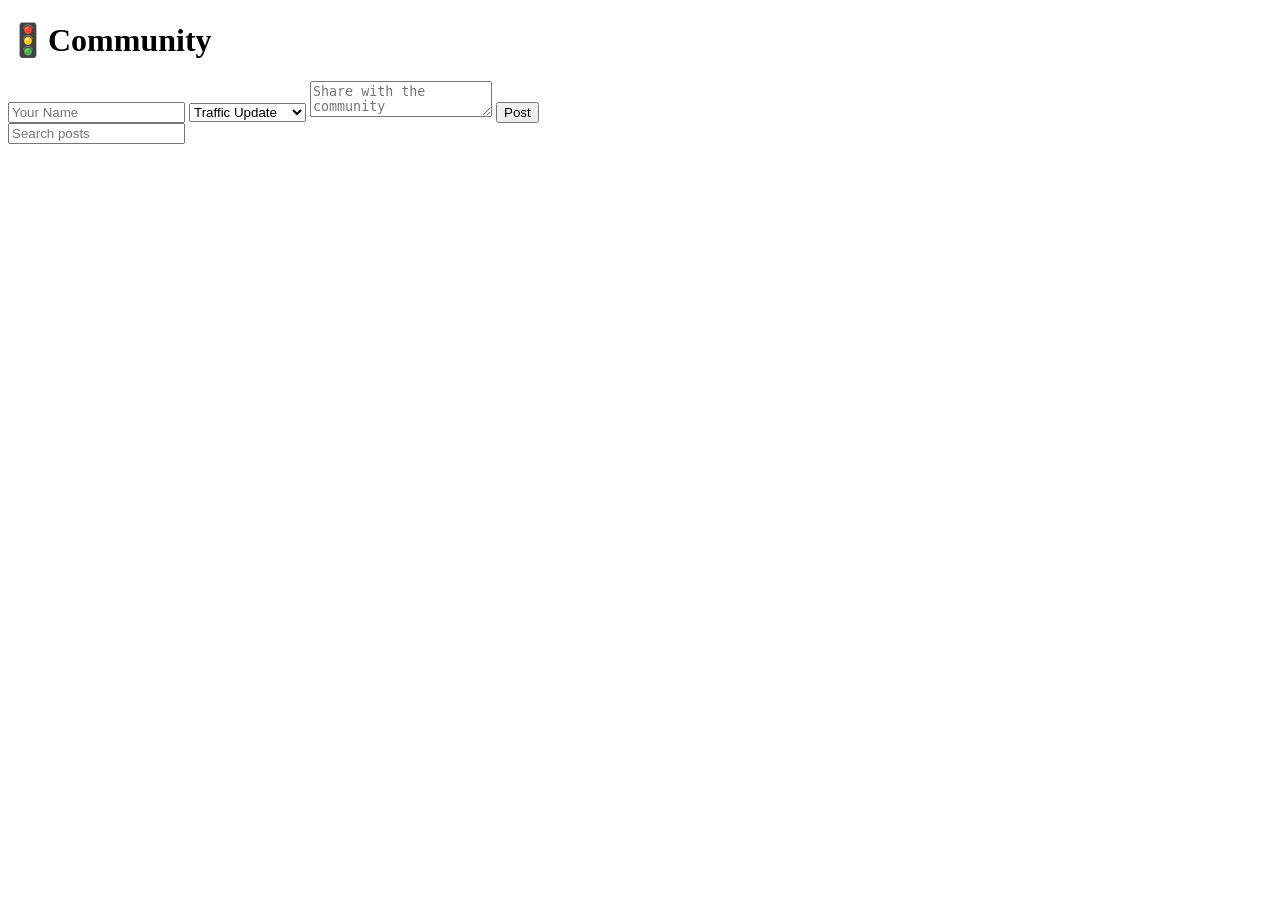
<file: Community.html>
<!DOCTYPE html>
<html lang="en">
<head>
<meta charset="UTF-8">
<meta name="viewport" content="width=device-width, initial-scale=1.0">

<title>SaloneDrive Community</title>

<link rel="stylesheet" href="index.html">
<header>
  <h1>🚦Community</h1>
</header>

<section class="create-post">

<input
type="text"
id="username"
placeholder="Your Name">

<select id="category">

<option>Traffic Update</option>

<option>Accident Report</option>

<option>Road Condition</option>

<option>Question</option>

<option>News</option>

</select>

<textarea
id="message"
placeholder="Share with the community">
</textarea>

<button id="postBtn">
Post
</button>

</section>

<section>

<input
type="text"
id="searchInput"
placeholder="Search posts">

</section>

<section id="posts">

</section>
</file>
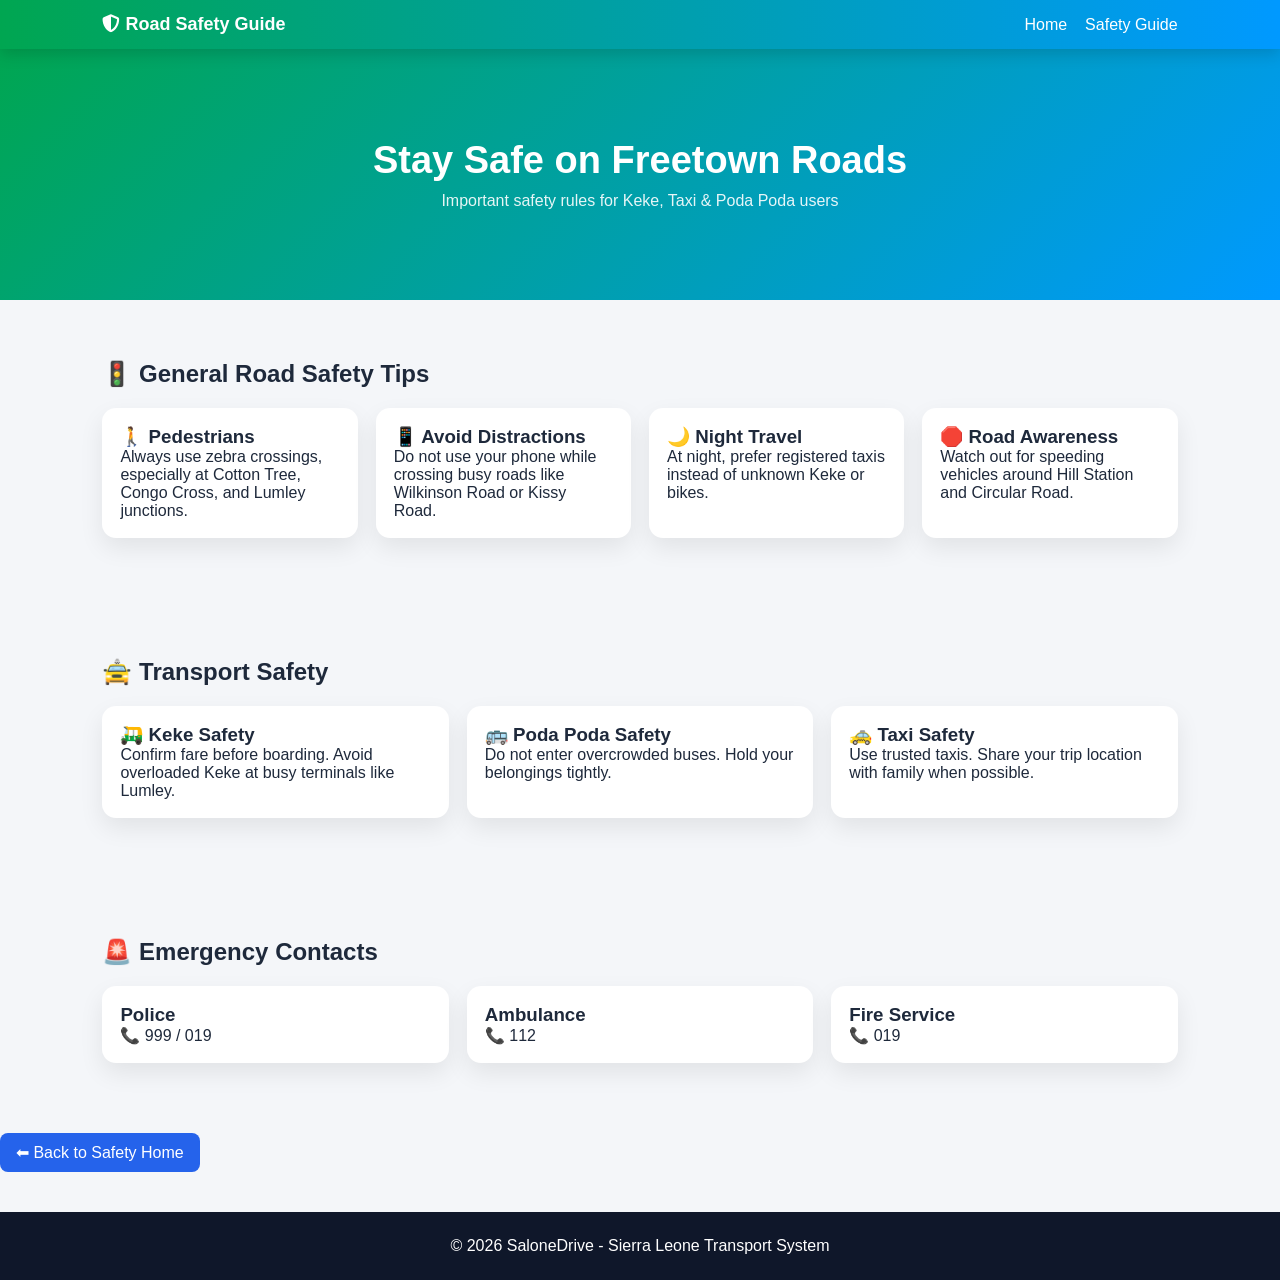
<file: Safetyguide.html>
<!DOCTYPE html>
<html lang="en">
<head>
<meta charset="UTF-8">
<meta name="viewport" content="width=device-width, initial-scale=1.0">
<title>Road Safety Guide - SaloneDrive</title>

<link rel="stylesheet" href="index.css">
<link rel="stylesheet" href="https://cdnjs.cloudflare.com/ajax/libs/font-awesome/6.5.1/css/all.min.css">
</head>

<body>

<!-- NAVBAR -->
<nav class="navbar">
  <div class="logo">
    <i class="fas fa-shield-alt"></i> Road Safety Guide
  </div>

  <ul class="nav-links">
    <li><a href="index.html">Home</a></li>
    <li><a href="Safetyguide.html">Safety Guide</a></li>
  </ul>
</nav>

<!-- HERO -->
<section class="hero">
  <h1>Stay Safe on Freetown Roads</h1>
  <p>Important safety rules for Keke, Taxi & Poda Poda users</p>
</section>

<!-- SAFETY CARDS -->
<div class="section">

<h2><span role="img" aria-label="traffic light">🚦</span> General Road Safety Tips</h2>

<div class="card-grid">

<div class="card">
<h3><span role="img" aria-label="pedestrian">🚶</span> Pedestrians</h3>
<p>Always use zebra crossings, especially at Cotton Tree, Congo Cross, and Lumley junctions.</p>
</div>

<div class="card">
<h3><span role="img" aria-label="mobile phone">📱</span> Avoid Distractions</h3>
<p>Do not use your phone while crossing busy roads like Wilkinson Road or Kissy Road.</p>
</div>

<div class="card">
<h3><span role="img" aria-label="moon">🌙</span> Night Travel</h3>
<p>At night, prefer registered taxis instead of unknown Keke or bikes.</p>
</div>

<div class="card">
<h3><span role="img" aria-label="stop sign">🛑</span> Road Awareness</h3>
<p>Watch out for speeding vehicles around Hill Station and Circular Road.</p>
</div>

</div>
</div>

<!-- VEHICLE SAFETY -->
<div class="section">

<h2><span role="img" aria-label="taxi">🚖</span> Transport Safety</h2>

<div class="card-grid">

<div class="card">
<h3><span role="img" aria-label="auto rickshaw">🛺</span> Keke Safety</h3>
<p>Confirm fare before boarding. Avoid overloaded Keke at busy terminals like Lumley.</p>
</div>

<div class="card">
<h3><span role="img" aria-label="bus">🚌</span> Poda Poda Safety</h3>
<p>Do not enter overcrowded buses. Hold your belongings tightly.</p>
</div>

<div class="card">
<h3><span role="img" aria-label="taxi">🚕</span> Taxi Safety</h3>
<p>Use trusted taxis. Share your trip location with family when possible.</p>
</div>

</div>
</div>

<!-- EMERGENCY -->
<div class="section">

<h2><span role="img" aria-label="emergency siren">🚨</span> Emergency Contacts</h2>

<div class="card-grid">

<div class="card">
<h3>Police</h3>
<p>📞 999 / 019</p>
</div>

<div class="card">
<h3>Ambulance</h3>
<p>📞 112</p>
</div>

<div class="card">
<h3>Fire Service</h3>
<p>📞 019</p>
</div>

</div>

</div>

<!-- BACK BUTTON -->
<div class="nav-section">
  <a href="index.html" class="safety-link">
    ⬅ Back to Safety Home
  </a>
</div>

<!-- FOOTER -->
<footer>
<p>© 2026 SaloneDrive - Sierra Leone Transport System</p>
</footer>

</body>
</html>
</file>
<file: index.css>
:root {
  --green: #00a651;
  --blue: #0099ff;
  --dark: #0f172a;
  --light: #f4f6f9;
  --card: #ffffff;
  --text: #1e293b;
  --shadow: 0 10px 25px rgba(0,0,0,0.08);
}

/* RESET */
* {
  margin: 0;
  padding: 0;
  box-sizing: border-box;
  font-family: "Segoe UI", Arial, sans-serif;
}

body {
  background: var(--light);
  color: var(--text);
  transition: 0.3s ease;
}

/* DARK MODE */
body.dark {
  background: var(--dark);
  color: #e2e8f0;
}

/* =========================
   NAVBAR (IMPROVED)
========================= */
.navbar {
  position: sticky;
  top: 0;
  z-index: 1000;

  display: flex;
  justify-content: space-between;
  align-items: center;

  padding: 14px 8%;
  background: linear-gradient(90deg, var(--green), var(--blue));
  color: white;

  backdrop-filter: blur(10px);
  box-shadow: 0 5px 15px rgba(0,0,0,0.15);
}

.logo {
  font-weight: bold;
  font-size: 18px;
}

.nav-links {
  display: flex;
  gap: 18px;
  list-style: none;
}

.nav-links a {
  color: white;
  text-decoration: none;
  font-weight: 500;
  position: relative;
}

.nav-links a::after {
  content: "";
  position: absolute;
  left: 0;
  bottom: -4px;
  width: 0%;
  height: 2px;
  background: white;
  transition: 0.3s;
}

.nav-links a:hover::after {
  width: 100%;
}

/* =========================
   HERO SECTION
========================= */
.hero {
  padding: 90px 8%;
  text-align: center;
  background: linear-gradient(135deg, var(--green), var(--blue));
  color: white;
}

.hero h1 {
  font-size: 38px;
  font-weight: 700;
}

.hero p {
  margin-top: 10px;
  opacity: 0.9;
}

/* =========================
   SECTIONS
========================= */
.section {
  padding: 60px 8%;
}

.section h2 {
  margin-bottom: 20px;
  font-size: 24px;
}

/* =========================
   CARD DESIGN (MODERN)
========================= */
.card-grid {
  display: grid;
  grid-template-columns: repeat(auto-fit, minmax(220px, 1fr));
  gap: 18px;
}

.card {
  background: var(--card);
  padding: 18px;
  border-radius: 14px;
  box-shadow: var(--shadow);
  transition: 0.3s ease;
  cursor: pointer;
}

.card:hover {
  transform: translateY(-5px);
  box-shadow: 0 15px 30px rgba(0,0,0,0.15);
}

/* DARK MODE CARDS */
body.dark .card {
  background: #1e293b;
  color: #e2e8f0;
}

/* =========================
   GLASS EFFECT (CALCULATOR)
========================= */
.glass {
  background: rgba(255,255,255,0.35);
  backdrop-filter: blur(12px);
  -webkit-backdrop-filter: blur(12px);
  padding: 22px;
  border-radius: 16px;
  box-shadow: var(--shadow);
}

body.dark .glass {
  background: rgba(30,41,59,0.6);
}

/* =========================
   FORM ELEMENTS
========================= */
select,
button {
  width: 100%;
  padding: 12px;
  margin-top: 10px;
  border-radius: 10px;
  border: 1px solid #ddd;
  font-size: 15px;
}

select:focus {
  outline: none;
  border-color: var(--blue);
}

/* BUTTONS */
button {
  background: linear-gradient(90deg, var(--green), var(--blue));
  color: white;
  border: none;
  font-weight: bold;
  cursor: pointer;
  transition: 0.3s ease;
}

button:hover {
  transform: scale(1.02);
  opacity: 0.95;
}

/* =========================
   RESULT BOX
========================= */
#result {
  margin-top: 15px;
  padding: 12px;
  border-left: 4px solid var(--green);
  background: rgba(0,0,0,0.03);
  border-radius: 8px;
}

body.dark #result {
  background: rgba(255,255,255,0.05);
}

/* =========================
   MAP
========================= */
#map {
  width: 100%;
  height: 420px;
  border-radius: 16px;
  box-shadow: var(--shadow);
}

/* =========================
   SAFETY BUTTON
========================= */
.safety-link {
  display: inline-block;
  margin-top: 10px;
  padding: 10px 16px;
  background: #2563eb;
  color: white;
  border-radius: 8px;
  text-decoration: none;
  transition: 0.3s;
}

.safety-link:hover {
  background: #1d4ed8;
  transform: translateY(-2px);
}

/* =========================
   LOADER
========================= */
#loader {
  position: fixed;
  inset: 0;
  background: white;
  display: flex;
  justify-content: center;
  align-items: center;
  z-index: 9999;
}

.spinner {
  width: 50px;
  height: 50px;
  border: 5px solid #ddd;
  border-top: 5px solid var(--green);
  border-radius: 50%;
  animation: spin 1s linear infinite;
}

@keyframes spin {
  100% { transform: rotate(360deg); }
}

/* =========================
   FOOTER
========================= */
footer {
  text-align: center;
  padding: 25px;
  margin-top: 40px;
  background: #0f172a;
  color: white;
}

/* =========================
   MOBILE RESPONSIVE
========================= */
@media (max-width: 768px) {

  .hero h1 {
    font-size: 24px;
  }

  .nav-links {
    display: none;
  }

  .section {
    padding: 40px 5%;
  }
  /* =========================
UBER STYLE RESULT CARD
========================= */
.result-card{
background:#111;
color:white;
padding:15px;
border-radius:12px;
box-shadow:0 10px 25px rgba(0,0,0,0.2);
margin-top:10px;
}

/* =========================
TOAST NOTIFICATION
========================= */
.toast{
position:fixed;
bottom:20px;
left:50%;
transform:translateX(-50%);
background:#111;
color:white;
padding:12px 18px;
border-radius:8px;
opacity:0;
transition:0.3s;
z-index:9999;
}

.toast.show{
opacity:1;
bottom:40px;
}
/* SAFETY PAGE HEADER ICON */
.logo i {
  margin-right: 8px;
}

/* EMERGENCY CARDS */
.card h3 {
  margin-bottom: 8px;
  color: #00a651;
}

/* SAFETY HERO DIFFERENT LOOK */
.hero {
  background: linear-gradient(135deg, #ff6b6b, #0099ff);
}
/* Section container */
.nav-section {
  display: flex;
  justify-content: flex-start;
  padding: 20px;
  background: #f5f7fa;
}

/* Link styled like a button */
.safety-link {
  display: inline-block;
  padding: 12px 18px;
  background: linear-gradient(135deg, #ff4b2b, #ff416c);
  color: white;
  text-decoration: none;
  font-size: 16px;
  font-weight: 600;
  border-radius: 8px;
  transition: all 0.3s ease;
  box-shadow: 0 4px 10px rgba(0,0,0,0.15);
}

/* Hover effect */
.safety-link:hover {
  transform: translateY(-2px);
  box-shadow: 0 6px 14px rgba(0,0,0,0.2);
  background: linear-gradient(135deg, #ff416c, #ff4b2b);
}

/* Active click effect */
.safety-link:active {
  transform: scale(0.97);
}
#reports {
  margin-top: 20px;
}

.card {
  background: white;
  padding: 15px;
  border-radius: 10px;
  margin-bottom: 10px;
  box-shadow: 0 3px 10px rgba(0,0,0,0.1);
}
  .community-btn{
    display:inline-block;
    padding:12px 20px;
    background:#007bff;
    color:white;
    text-decoration:none;
    border-radius:8px;
}
</file>
